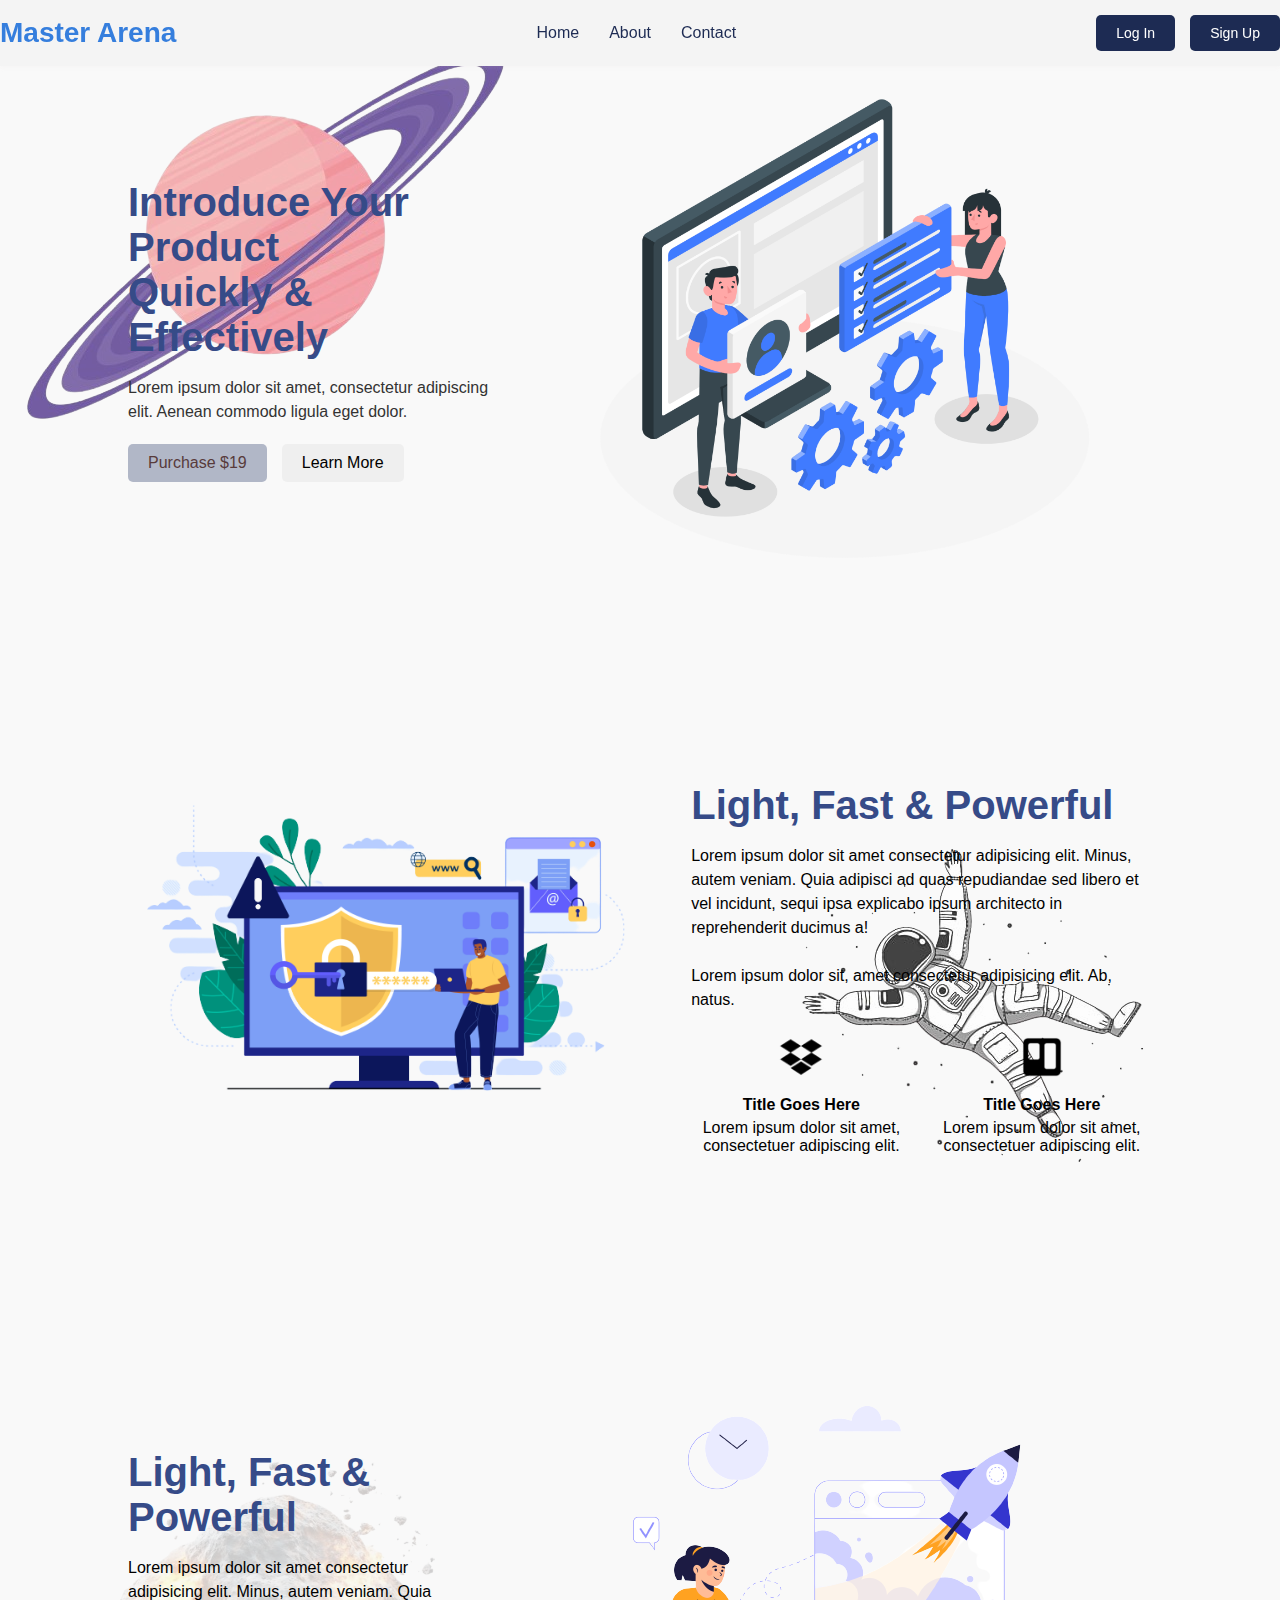
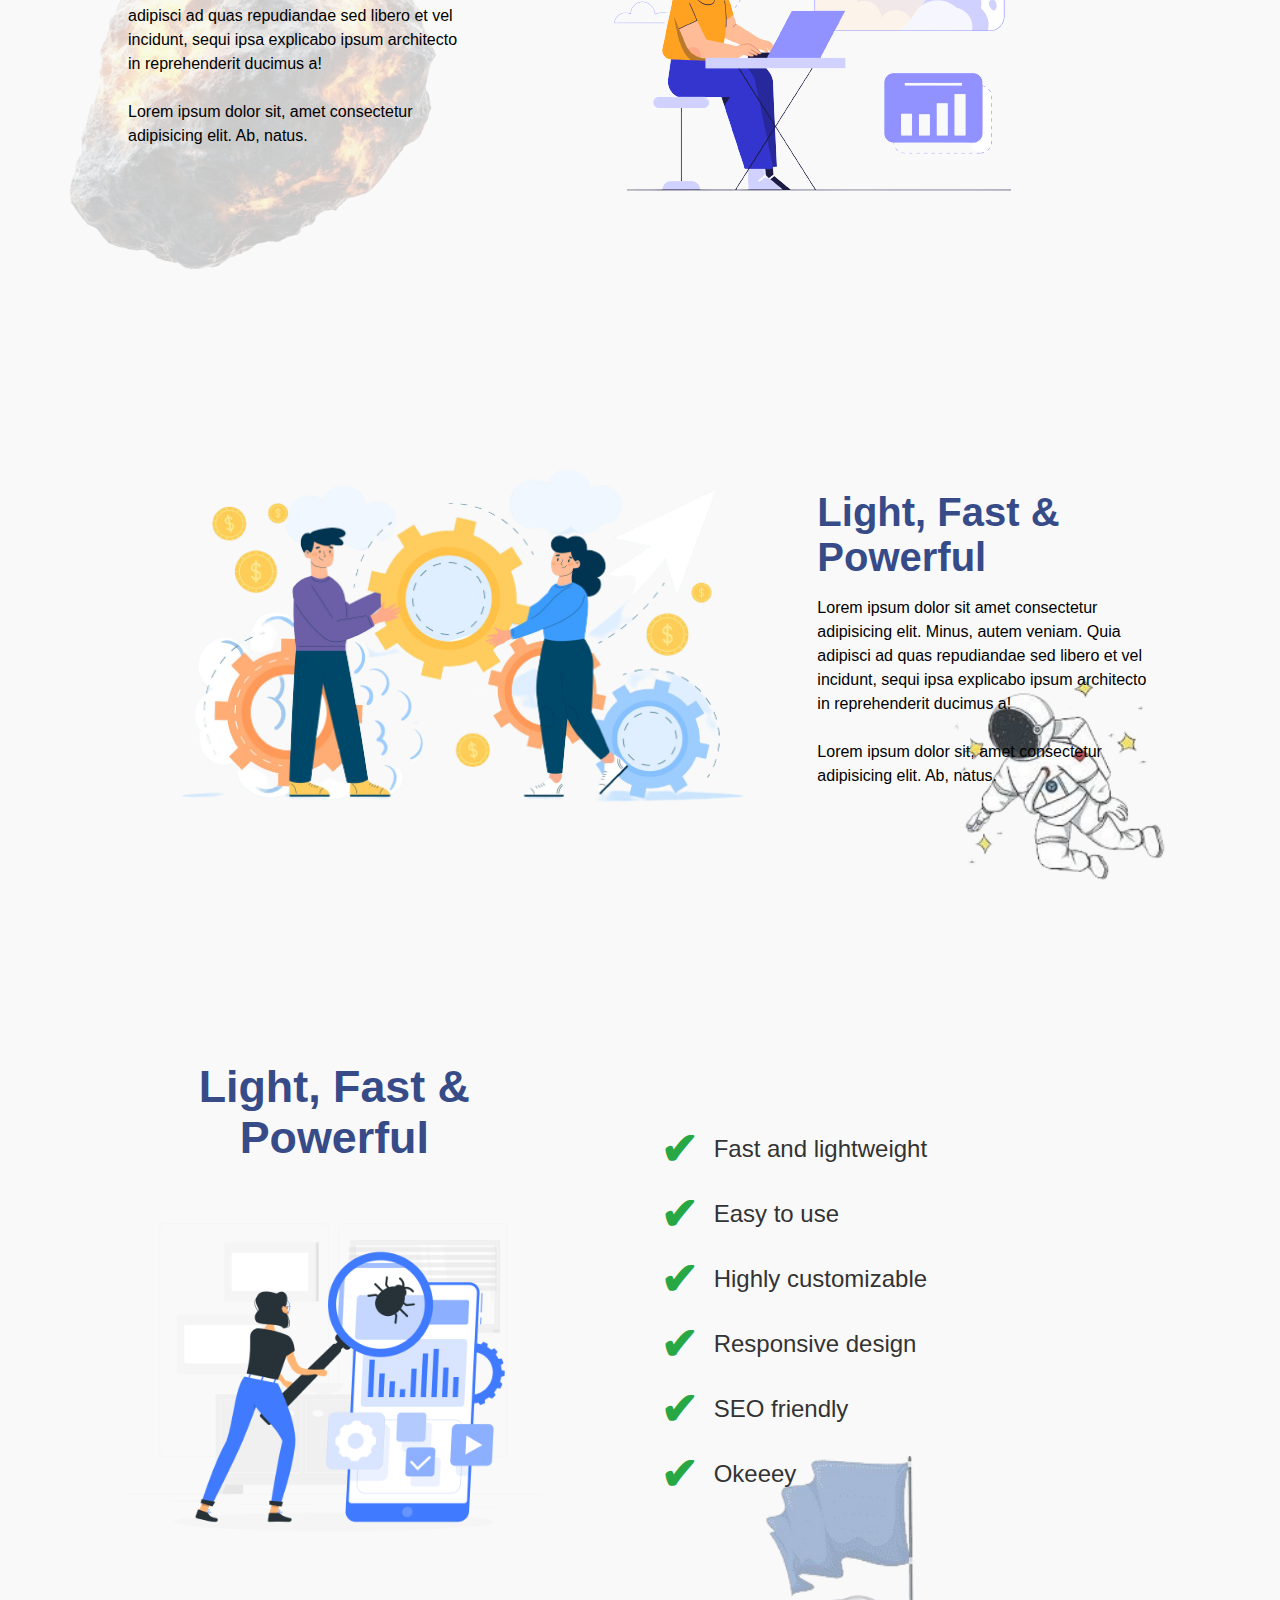
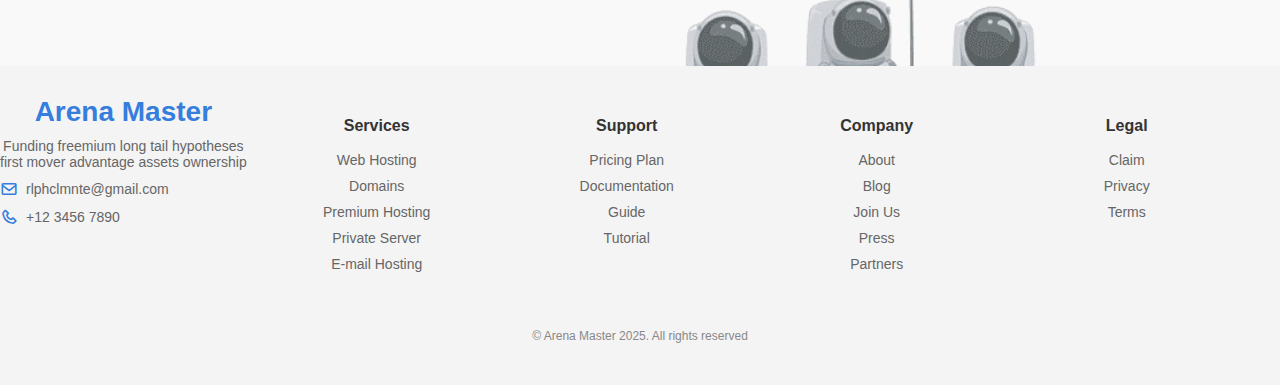
<file: index.html>
<!DOCTYPE html>
<html lang="en">
  <head>
    <meta charset="UTF-8" />
    <meta name="viewport" content="width=device-width, initial-scale=1.0" />

    <link
      href="https://unpkg.com/boxicons@2.1.4/css/boxicons.min.css"
      rel="stylesheet"
    />

    <link rel="stylesheet" href="css/styles.css" />
    <title>Arena Master</title>
    <link rel="icon" href="images/lowgow.png" />
  </head>

  <body>
    <!--navbar-->
    <header class="header">
      <div class="container">
        <h1 class="logo">Master Arena</h1>
        <nav class="nav">
          <ul>
            <li><a href="index.html">Home</a></li>
            <li><a href="#">About</a></li>
            <li><a href="#footer">Contact</a></li>
          </ul>
        </nav>
        <div class="button-nav">
          <button
            class="btns btn-signin"
            onclick="window.location.href='login.html';"
          >
            Log In
          </button>
          <button
            class="btns btn-signup"
            onclick="window.location.href='Signup.html';"
          >
            Sign Up
          </button>
        </div>
      </div>
    </header>

    <div class="bgplnt">
      <img src="images/bgplanet.png" alt="planet" />
    </div>

    <!--End of navbar-->

    <!--1st part of landing page-->
    <section class="home">
      <div class="home-text">
        <h1>
          Introduce Your Product <br />
          Quickly & Effectively
        </h1>
        <p>
          Lorem ipsum dolor sit amet, consectetur adipiscing elit. Aenean
          commodo ligula eget dolor.
        </p>
        <div class="buttons">
          <button class="btn btn-primary" id="learnMoreBtn">
            Purchase $19
          </button>
          <button class="btn btn-secondary">Learn More</button>
        </div>
      </div>

      <div class="home-image">
        <img src="images/set.png" alt="Product Illustration" />
      </div>
    </section>

    <!-- Modal Structure -->
    <div id="learnMoreModal" class="modal">
      <div class="modal-content">
        <span class="close-btn">&times;</span>
        <h2>Purchase Now for as low as $19</h2>
        <p>Secure your product today and enjoy its amazing benefits.</p>
        <img
          src="images/lothars.jpg"
          alt="Product Image"
          style="width: 100%; max-width: 300px; margin-bottom: 15px"
        />
        <br /><br />
        <button
          class="buybtn"
          id="buyNowBtn"
          onclick="window.location.href='login.html';"
        >
          Buy Now
        </button>
      </div>
    </div>

    <!--END of the 1st part of landing page-->

    <div class="bgaut">
      <img src="images/aut.png" alt="planet" />
    </div>

    <!--2nd part of landing page-->

    <section class="part2">
      <div class="part2-text">
        <h1>Light, Fast & Powerful</h1>
        <p>
          Lorem ipsum dolor sit amet consectetur adipisicing elit. Minus, autem
          veniam. Quia adipisci ad quas repudiandae sed libero et vel incidunt,
          sequi ipsa explicabo ipsum architecto in reprehenderit ducimus a!
          <br /><br />
          Lorem ipsum dolor sit, amet consectetur adipisicing elit. Ab, natus.
        </p>
        <div class="features">
          <div class="feature">
            <img src="images/dropbox.png" alt="Icon 1" />
            <div class="feature-title">Title Goes Here</div>
            <div class="feature-content">
              Lorem ipsum dolor sit amet, consectetuer adipiscing elit.
            </div>
          </div>
          <div class="feature">
            <img src="images/trello.png" alt="Icon 2" />
            <div class="feature-title">Title Goes Here</div>
            <div class="feature-content">
              Lorem ipsum dolor sit amet, consectetuer adipiscing elit.
            </div>
          </div>
        </div>
      </div>
      <div class="part2-image">
        <img src="images/work6.png" alt="working" />
      </div>
    </section>

    <div class="comets">
      <img src="images/comets.png" alt="stars" />
    </div>

    <!--3rd part of landing page-->

    <section class="part3">
      <div class="part3-text">
        <h1>Light, Fast & Powerful</h1>
        <p>
          Lorem ipsum dolor sit amet consectetur adipisicing elit. Minus, autem
          veniam. Quia adipisci ad quas repudiandae sed libero et vel incidunt,
          sequi ipsa explicabo ipsum architecto in reprehenderit ducimus a!
          <br /><br />
          Lorem ipsum dolor sit, amet consectetur adipisicing elit. Ab, natus.
        </p>
      </div>
      <div class="part3-image">
        <img src="images/work7.png" alt="working opis" />
      </div>
    </section>

    <div class="aut2">
      <img src="images/aut2.png" alt="rocket" />
    </div>

    <!--4th part of landing page-->
    <section class="part4">
      <div class="part4-text">
        <h1>Light, Fast & Powerful</h1>
        <p>
          Lorem ipsum dolor sit amet consectetur adipisicing elit. Minus, autem
          veniam. Quia adipisci ad quas repudiandae sed libero et vel incidunt,
          sequi ipsa explicabo ipsum architecto in reprehenderit ducimus a!
          <br /><br />
          Lorem ipsum dolor sit, amet consectetur adipisicing elit. Ab, natus.
        </p>
      </div>
      <div class="part4-image">
        <img src="images/work8.png" alt="working opps" />
      </div>
    </section>

    <div class="aut4">
      <img src="images/aut4.png" alt="think" />
    </div>

    <!--5th part of landing page-->

    <section class="part5">
      <div class="part5-container">
        <h1>Light, Fast & Powerful</h1>
        <div class="part5-image">
          <img src="images/work9.png" alt="working opps" />
        </div>
      </div>

      <div class="checklist-5">
        <ul>
          <li>Fast and lightweight</li>
          <li>Easy to use</li>
          <li>Highly customizable</li>
          <li>Responsive design</li>
          <li>SEO friendly</li>
          <li>Okeeey</li>
        </ul>
      </div>
    </section>

    <!--footer part of landing page-->

    <footer class="footer">
      <div class="container">
        <div class="footer-content">
          <!-- Left Section (Logo & Contact Info) -->
          <div class="footer-logo">
            <h2 class="logo">Arena Master</h2>
            <p>
              Funding freemium long tail hypotheses<br />
              first mover advantage assets ownership
            </p>
            <div class="contact-info" id="footer">
              <p><i class="bx bx-envelope"></i> rlphclmnte@gmail.com</p>
              <p><i class="bx bx-phone"></i> +12 3456 7890</p>
            </div>
          </div>

          <!-- Footer Links -->
          <div class="footer-links">
            <div>
              <h4>Services</h4>
              <ul>
                <li><a href="#">Web Hosting</a></li>
                <li><a href="#">Domains</a></li>
                <li><a href="#">Premium Hosting</a></li>
                <li><a href="#">Private Server</a></li>
                <li><a href="#">E-mail Hosting</a></li>
              </ul>
            </div>

            <div>
              <h4>Support</h4>
              <ul>
                <li><a href="#">Pricing Plan</a></li>
                <li><a href="#">Documentation</a></li>
                <li><a href="#">Guide</a></li>
                <li><a href="#">Tutorial</a></li>
              </ul>
            </div>

            <div>
              <h4>Company</h4>
              <ul>
                <li><a href="#">About</a></li>
                <li><a href="#">Blog</a></li>
                <li><a href="#">Join Us</a></li>
                <li><a href="#">Press</a></li>
                <li><a href="#">Partners</a></li>
              </ul>
            </div>

            <div>
              <h4>Legal</h4>
              <ul>
                <li><a href="#">Claim</a></li>
                <li><a href="#">Privacy</a></li>
                <li><a href="#">Terms</a></li>
              </ul>
            </div>
          </div>
        </div>
      </div>
        <!-- Footer Bottom -->
        <div class="footer-bottom">
          <p>© Arena Master 2025. All rights reserved</p>
        </div>
      
    </footer>
    <script src="Java/Index.js"></script>
  </body>
</html>
</file>
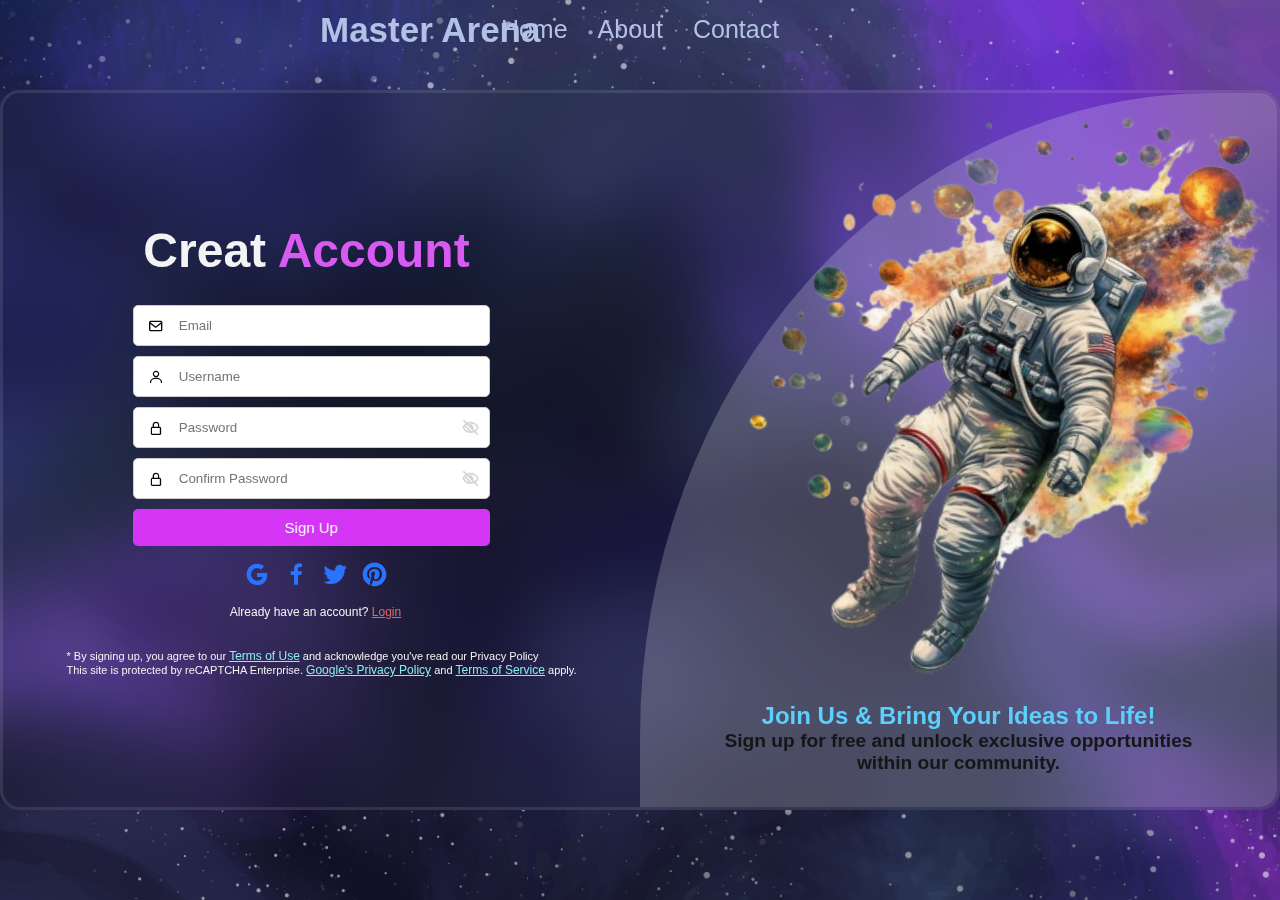
<file: Signup.html>
<!DOCTYPE html>
<html lang="en">
  <head>
    <meta charset="UTF-8" />
    <meta name="viewport" content="width=device-width, initial-scale=1.0" />
    <title>Sign Up</title>
    <link
      href="https://unpkg.com/boxicons@2.1.4/css/boxicons.min.css"
      rel="stylesheet"
    />
    <link rel="stylesheet" href="css/SignUp.css" />
    <title>Arena Master</title>
    <link rel="icon" href="images/lowgow.png" />
  </head>
  <body>
    <!--navbar-->
    <header class="header">
      <div class="container">
        <h1 class="logo" onclick="window.location.href='index.html';">
          Master Arena
        </h1>
        <nav class="nav">
          <ul>
            <li><a href="index.html">Home</a></li>
            <li><a href="#">About</a></li>
            <li><a href="index.html#footer">Contact</a></li>
          </ul>
        </nav>
      </div>
    </header>

    <!--login-->
    <div class="form-container">
      <!--Collum 1-->
      <div class="col col-1">
        <div class="image">
          <img src="images/astros.png" class="astros" alt="astro" />
        </div>
        <p class="feature-words">
          <span>Join Us & Bring Your Ideas to Life!</span>
          <br />
          Sign up for free and unlock exclusive opportunities within our
          community.
        </p>
      </div>
      <!--Collum 2-->

      <div class="col col-2">
        <div class="login-form">
          <!--sign up logo-->
          <div class="form-title">Creat <span>Account</span></div>
          <!--input fields-->
          <div class="input-field">
            <input type="email" placeholder="Email" required />
            <i class="bx bx-envelope icon"></i>
          </div>
          <div class="input-field">
            <input type="text" placeholder="Username" required />
            <i class="bx bx-user icon"></i>
          </div>
          <div class="input-field">
            <input
              type="password"
              id="password"
              placeholder="Password"
              required
            />
            <i class="bx bx-lock-alt icon"></i>
            <i
              class="bx bx-low-vision toggle-password"
              onclick="togglePassword(this)"
            ></i>
            <!-- Eye icon -->
          </div>

          <div class="input-field">
            <input
              type="password"
              id="confirm-password"
              placeholder="Confirm Password"
              required
            />
            <i class="bx bx-lock-alt icon"></i>
            <i
              class="bx bx-low-vision toggle-password"
              onclick="togglePassword(this)"
            ></i>
            <!-- Eye icon -->
          </div>

          <div class="submit-btn">
            <button class="submit" type="submit">Sign Up</button>
          </div>
          <!--Icon-->
          <div class="social-icons">
            <i class="bx bxl-google"></i>
            <i class="bx bxl-facebook"></i>
            <i class="bx bxl-twitter"></i>
            <i class="bx bxl-pinterest"></i>
          </div>
          <div class="login-here">
            Already have an account? <a href="Login.html">Login</a>
          </div>

          <div class="terms">
            * By signing up, you agree to our <a href="#">Terms of Use</a> and
            acknowledge you've read our Privacy Policy <br />
            This site is protected by reCAPTCHA Enterprise.
            <a href="#">Google's Privacy Policy</a> and
            <a href="#">Terms of Service</a> apply.
          </div>
        </div>
      </div>
    </div>
    <script src="Java/sign-up.js"></script>
  </body>
</html>
</file>
<file: css/styles.css>
@import url('https://fonts.googleapis.com/css2?family=Poppins:wght@400;500;600&display=swap');



body{
    font-family: 'Arial', sans-serif;
    margin: 0;
    padding: 0;
    background-color: #f9f9f9;
    overflow-x: hidden;
    
}

/*navbar*/

/* Header Styling */
.header {
    background-color: #f4f4f4;
    padding: 15px 0;
    position: fixed;
    width: 100%;
    top: 0;
    left: 0;
    z-index: 100;
    backdrop-filter: blur(0.1px);
    box-shadow: 0 2px 4px rgba(221, 215, 215, 0.1);
    border: none;
}

/* Header Container */
.container {
    width: 90%;
    max-width: 1200px;
    margin: 0 auto;
    display: flex;
    justify-content: space-between;
    align-items: center;
}

/* Logo */
.logo {
    font-size: 20px;
    font-weight: bold;
    color: #1d2b53;
    margin: 0;
    cursor: pointer;
}

/* Navigation */
.nav ul {
    display: flex;
    list-style: none;
    padding: 0;
    margin: 0;
}

.nav ul li {
    margin: 0 15px;
}

.nav ul li a {
    text-decoration: none;
    color: #1d2b53;
    font-size: 16px;
    transition: 0.1s;
}

.nav ul li a:hover {
    color: #db1717;
    border-bottom: 2px solid black;
}

/* Button */
.button-nav {
    display: flex;
    gap: 15px;
}

.btns {
    background-color: #1d2b53;
    color: white;
    padding: 10px 20px;
    border: none;
    border-radius: 5px;
    font-size: 14px;
    cursor: pointer;
    transition: 0.3s;
}

.btns:hover {
    background-color: #4058a7;
}

/* Responsive Design */
@media (max-width: 768px) {
    .container {
        flex-direction: column;
        align-items: center;
        text-align: center;
    }

    .nav ul {
        margin-top: 10px;
    }

    .nav ul li {
        margin: 5px;
    }

    .button-nav {
        margin-top: 10px;
    }
}

/*end of navbar*/

/*1st part of landing page*/
.home {
    display: flex;
    align-items:center; /* Centers content vertically */
    justify-content:space-between; /* Creates space between text & image */
    padding: 40px 10%; /* Adds space around */
    min-height: 60vh; /* Ensures a minimum height */
    gap: 20px; /* Adds space between text and image */
}

.home-text {
    width: 50%; /* Adjusts text width */
}

.home-text h1 {
    font-size: 2.5rem;
    color: #364b88;
    margin-bottom: 15px;
}

.home-text p {
    font-size: 1rem;
    color: #333;
    line-height: 1.5;
    margin-bottom: 20px;
}

.buttons {
    display: flex;
    gap: 15px;
}

.btn {
    padding: 10px 20px;
    font-size: 1rem;
    border: none;
    border-radius: 5px;
    cursor: pointer;
}

.btn-primary {
    background-color: #b1b7c7;
    color: rgb(88, 59, 59);
}
.buttons .btn-primary:hover {
    background-color: #4058a7;
    color: white;
}

.buttons .btn-secondary:hover {
    background-color: #4058a7;
    color: white;
}

/* MODAL */

.modal {
    display: none;
    position: fixed;
    z-index: 1;
    left: 0;
    top: 0;
    width: 100%;
    height: 100%;
    background-color: rgba(0, 0, 0, 0.5);
    justify-content: center;
    align-items: center;
   
  }
.modal-content {
    background-color: rgb(224, 224, 224);
    padding: 15px;
    border-radius: 5px;
    width: 30%;
    height: 40%;
    text-align: center;
    border-radius: 20px;
  }
.close-btn {
    float: right;
    font-size: 1.5rem;
    cursor: pointer;
  }
.close-btn:hover {
        color: #cf0505;
    }


.modal-content img{
    width: 100%;
    height: auto;
    object-fit: fill;
    border-radius: 20px;
  }

.buybtn {
    width: 100px;
    height: 30px;
    text-align: center;
    margin: 12 12px;
    padding: 5px;
    border: 1px solid #ccc;
    border-radius: 5px;
    cursor: pointer;
}
.buybtn:hover {
    background-color: #6ba1df;
}


.home-image{
    
    width: 80%; /* Adjust image container width */
    display:flex;
    justify-content: center;
    align-items: center;
}

.home-image img {
    max-width: 90%; /* Ensures the image is responsive */
    height: auto; /* Keeps aspect ratio */
    justify-content:space-between;
}

.bgplnt{
    position: absolute;
    z-index: -1;
    opacity: 0.8;
    animation: scale-up 1.5s ease-in-out alternate infinite;
}

@keyframes scale-up {
    from{
        transform: translateY(0);
    }
    to{
        transform: translateY(10px);
    }
}


@media (max-width: 768px) {
    .home{
        flex-direction: column-reverse; /* Stack columns vertically */
        align-items: center;
        text-align: center;
        padding: 30px 5%; /* Adjust padding */
        min-height: auto; /* Remove min-height */
    }

    .home-text {
        width: 90%; /* Full width for text */
        margin-bottom: 30px;
    }

    .home-image {
        width: 90%; /* Full width for image */
        justify-content: center; /* Center the image */
    }
}




/*END of the 1st part of landing page*/

/*2nd part of landing page*/

.part2 {
    display: flex;
    align-items: center;
    justify-content: space-between;
    flex-direction: row-reverse;
    padding: 50px 10%;
    /* Removed fixed height */
    min-height: 60vh; /* Ensures a minimum height */
    gap: 20px; /* Adds space between text and image */
}

.part2-text {
    width: 45%; /* Adjust text width */
}

.part2-text h1 {
    font-size: 2.5rem;
    color: #364b88;
    margin-bottom: 15px;
}

.part2-text p {
    font-size: 1rem;
    color: black;
    line-height: 1.5;
    margin-bottom: 20px;
}

/* Styles for the features section */
.features {
    display: flex;
    gap: 20px;
}

.feature {
    text-align: center; /* Center icon and text */
}

.feature img {
    width: 50px; /* Adjust icon size */
    height: 50px;
    margin-bottom: 10px;
}

.feature-title {
    font-weight: bold;
    margin-bottom: 5px;
}

.part2-image {
    width: 50%;
    display: flex;
    justify-content: flex-start;
}

.part2-image img {
    max-width: 100%; /* Image takes full container width */
    height: auto;
}



.bgaut{
    position: absolute;
    z-index: -1;
    opacity: 0.8;
    right: 10%;
    rotate: 30px;
    top: 52rem;
    animation: scale-up 1.5s ease-in-out alternate infinite;
}

@keyframes scale-up {
    from{
        transform: translateY(0);
    }
    to{
        transform: translateY(10px);
    }
}

/* Responsive adjustments (example) */
@media (max-width: 768px) {
    .part2 {
        flex-direction: column-reverse; /* Stack columns vertically */
        align-items: center;
        text-align: center;
        padding: 30px 5%; /* Adjust padding */
        min-height: auto; /* Remove min-height */
    }

    .part2-text {
        width: 90%; /* Full width for text */
        margin-bottom: 30px;
    }

    .part2-image {
        width: 90%; /* Full width for image */
        justify-content: center; /* Center the image */
    }

    .features {
        flex-direction: column; /* Stack features vertically */
        align-items: center;
    }
}


/*3rd part of landing page*/

.part3 {
    display: flex;
    align-items:center; /* Centers content vertically */
    justify-content:space-between; /* Creates space between text & image */
    padding: 50px 10%; /* Adds space around */
    min-height: 60vh; /* Ensures a minimum height */
    gap: 20px; /* Adds space between text and image */
}

.part3-text {
    width: 40%; /* Adjusts text width */
}

.part3-text h1 {
    font-size: 2.5rem;
    color: #364b88;
    margin-bottom: 15px;
}

.part3-text p {
    font-size: 1rem;
    color: black;
    line-height: 1.5;
    margin-bottom: 20px;
}

.part3-image{
    
    width: 80%; /* Adjust image container width */
    display:flex;
    justify-content: center;
    align-items: center;
    
}

.part3-image img {
    max-width: 90%; /* Ensures the image is responsive */
    height: auto; /* Keeps aspect ratio */
    justify-content:space-between; /* Keeps aspect ratio */
    
}

.comets {
    position: absolute;
    z-index: -1;
    opacity: 0.2;
    animation: move-left-right 3.5s ease-in-out alternate infinite;
    top:90rem;
}

@keyframes move-left-right {
    from {
        transform: translateX(0);  /* Start at original position */
    }
    to {
        transform: translateX(30px); /* Move 50px to the right */
    }
}


@media (max-width: 768px) {
    .part3 {
        flex-direction: column-reverse; /* Stack columns vertically */
        align-items: center;
        text-align: center;
        padding: 30px 5%; /* Adjust padding */
        min-height: auto; /* Remove min-height */
    }

    .part3-text {
        width: 90%; /* Full width for text */
        margin-bottom: 30px;
    }

    .part3-image {
        width: 90%; /* Full width for image */
        justify-content: center; /* Center the image */
    }

    
}


/*4th part of landing page*/

.part4 {
    display: flex;
    align-items:center; /* Centers content vertically */
    justify-content:space-between; /* Creates space between text & image */
    padding: 50px 10%; /* Adds space around */
    min-height: 60vh; /* Ensures a minimum height */
    gap: 20px; /* Adds space between text and image */
    flex-direction: row-reverse;
}

.part4-text {
    width: 40%; /* Adjusts text width */
}

.part4-text h1 {
    font-size: 2.5rem;
    color: #364b88;
    margin-bottom: 15px;
}

.part4-text p {
    font-size: 1rem;
    color: black;
    line-height: 1.5;
    margin-bottom: 20px;
}

.part4-image{
    
    width: 80%; /* Adjust image container width */
    display:flex;
    justify-content: center;
    align-items: center;
    
}

.part4-image img {
    max-width: 90%; /* Ensures the image is responsive */
    height: auto; /* Keeps aspect ratio */
    justify-content:space-between; /* Keeps aspect ratio */
    
}

.aut2{
    position: absolute;
    z-index: -1;
    opacity: 0.8;
    right: 150px;
    top: 140rem;
}


.aut2 img{
    width: 130%;
    height: 120%;
    object-fit: fill; 
    animation: scale-up 1.8s ease-in-out alternate infinite;
}

@keyframes scale-up {
    from{
        transform: translateY(0);
    }
    to{
        transform: translateY(10px);
    }
}


@media (max-width: 768px) {
    .part4 {
        flex-direction: column-reverse; /* Stack columns vertically */
        align-items: center;
        text-align: center;
        padding: 30px 5%; /* Adjust padding */
        min-height: auto; /* Remove min-height */
    }

    .part4-text {
        width: 90%; /* Full width for text */
        margin-bottom: 30px;
    }

    .part4-image {
        width: 90%; /* Full width for image */
        justify-content: center; /* Center the image */
    }
}

/*Part 5*/

.part5 {
    display: flex;
    align-items: center;
    justify-content: center;
    gap: 20px; /* Reduced gap to bring checklist closer to the image */
    padding: 50px 10%;
}

.part5-container {
    display: flex;
    flex-direction: column;
    align-items: center;
    text-align: center;
    width: 50%;
}

.part5-container h1 {
    font-size: 2.5rem;
    color: #364b88;
    margin-bottom: 15px;
}

.part5-image {
    width: 100%;
    display: flex;
    justify-content: center;
}

.part5-image img {
    max-width: 100%;
    height: auto;
}

/* Checklist Styles */
.part5 {
    display: flex;
    align-items: center;
    justify-content: center;
    gap: 20px;
    padding: 50px 10%;
}

.part5-container {
    display: flex;
    flex-direction: column;
    align-items: center;
    text-align: center;
    width: 50%;
}

.part5-container h1 {
    font-size: 2.8rem;
    color: #364b88;
    margin-bottom: 15px;
}

.part5-image {
    width: 100%;
    display: flex;
    justify-content: center;
}

.part5-image img {
    max-width: 100%;
    height: auto;
}

/* Checklist Styles */
.checklist-5 {
    width: 45%;
    margin-right: 20px; /* Moves checklist closer to image */
    padding: 100px;
}

.checklist-5 ul {
    list-style: none;
    padding: 0;
}

.checklist-5 li {
    font-size: 1.5rem;
    color: #333;
    margin-bottom: 12px;
    display: flex;
    align-items: center;
}

.checklist-5 li::before {
    content: "✔";
    color: #28a745;
    font-weight: bold;
    font-size: 2.8rem;
    margin-right: 15px;
}

.aut4{
    position: absolute;
    z-index: -1;
    opacity: 0.8;
    top: 191rem;
    right: 14rem;
}

.aut4 img{

    height: 25rem;
    width: 25rem;
    object-fit: fill;

}

/* Responsive adjustments */
@media (max-width: 768px) {
    .part5 {
        flex-direction: column;
        align-items: center;
        text-align: center;
        padding: 30px 5%;
    }

    .checklist-5 {
        width: 90%;
        margin-right: 0; /* Reset for mobile */
    }

    .part5-container {
        width: 90%;
    }

    .checklist-5 li {
        font-size: 1.3rem;
    }

    .checklist-5 li::before {
        font-size: 1.5rem;
    }
}
 
/*footer*/



/* Footer Styling */
.footer {
    background-color: #f4f4f4;
    padding: 30px 0 ;
    color: #444;
    text-align: center;
    right:100px;
    display: relative;
}

.container {
    width: 100%;
    max-width: 1300px;
    margin: 0 auto;
}

/* Footer Content */
.footer-content {
    display: flex;
    justify-content: space-between;
    flex-wrap: wrap;
    gap: 30px;
}

/* Left Section - Logo & Contact */
.footer-logo {
    max-width: 300px;
}

.logo {
    color: #357edd;
    font-size: 28px;
    font-weight: bold;
}

.footer-logo p {
    font-size: 14px;
    margin: 10px 0;
    color: #666;
}

.contact-info p {
    display: flex;
    align-items: center;
    font-size: 14px;
    color: #666;
}

.contact-info i {
    margin-right: 8px;
    font-size: 18px;
    color: #357edd;
}

/* Footer Links */
.footer-links {
    display: flex;
    flex-wrap: wrap;
    gap: 50px;
    justify-content:right; /* Moves links to the right */
    
}

.footer-links div {
    min-width: 200px;
}

.footer-links h4 {
    font-size: 16px;
    font-weight: bold;
    color: #333;
    margin-bottom: 12px;
}

.footer-links ul {
    list-style: none;
    padding: 0;
    
}

.footer-links ul li {
    margin-bottom: 8px;
    
}

.footer-links ul li a {
    text-decoration: none;
    color: #666;
    font-size: 14px;
    transition: 0.1s;
    
}

.footer-links ul li a:hover {
    color: #357edd;
    border-bottom: 2px solid black;
}

/* Footer Bottom */
.footer-bottom {
    text-align: center;
    margin-top: 40px;
    font-size: 12px;
    color: #888;
    justify-content: center;
    
}

/* Responsive Design */
@media (max-width: 768px) {
    .footer-content {
        flex-direction: column;
        text-align: center;
        align-items: center;
    }

    .footer-links {
        flex-direction: column;
        align-items: center;
    }

    .footer-logo {
        text-align: center;
    }

    .contact-info p {
        justify-content: center;
    }
}
</file>
<file: css/SignUp.css>
*{
    margin: 0;
    padding: 0;
    box-sizing: border-box;
    font-family: 'Arial', sans-serif;
}



body{
    

    background-image: url(../images/bgs.jpg);
    background-position: center;
    background-size: cover;
    background-attachment: fixed;
    background-repeat: no-repeat;
    
}

/*navbar*/

/* Header Styling */
.header {
    
    padding: 15px 0;
    position: fixed;
    width: 100%;
    top: 0;
    left: 0;
    z-index: 100;
    backdrop-filter: blur(0.1px);
    
}

/* Header Container */
.container {
    width: 90%;
    max-width: 1200px;
    margin: 0 auto;
    display: flex;
    justify-content: space-between;
    align-items: center;
}

/* Logo */
.logo {
    font-size: 35px;
    font-weight: bold;
    color: #b3c1e7;
    margin: 0;
    cursor: pointer;
    position: absolute; /* Position the logo in the top-left */
    left: 320px; /* Adjust left position */
    
}

.nav {
    width: 100%; /* Allow full width for nav */
    display: flex;
    justify-content: center; /* Center the navigation */
}

/* Navigation */
.nav ul {
    display: flex;
    list-style: none;
    padding: 0;
    margin: 0;
}

.nav ul li {
    margin: 0 15px;
}

.nav ul li a {
    text-decoration: none;
    color: #b3c1e7;
    font-size: 25px;
    transition: 0.1s;
}

.nav ul li a:hover {
    color: #c41fa0;
    border-bottom: 3px solid black;
}

/* End of navbar */

.form-container{
    width: 80rem;
    height: 45rem;
    border: 3px solid rgba(255, 255, 255, 0.1);
    position: absolute;
    top: 50%;
    left: 50%;
    transform: translate(-50%, -50%);
    border-radius: 20px;
    backdrop-filter: blur(30px);
    
    display: flex;  /* Makes sure child elements align properly */
    overflow: hidden; /* Prevents content from overflowing */
    flex-direction: row-reverse; /* Moves .col-1 to the right */
    
}

.col-1{
    display: flex;
    justify-content: center;
    align-items: center;
    flex-direction: column;
    width: 50%;
    background: rgba(255, 255, 255, 0.2);
    backdrop-filter: blur(50px);    
    border-radius: 90% 0% 0% 0;
    position: relative; /* Needed for absolute positioning of space */
   
    
}

.image {
    display: flex;
    justify-content:center;
    align-items: center;
    width: 100%;
       
}

/* Image styling */
.astros {
    height: 40rem;  
    width: auto;
    object-fit: contain;
    margin-top: 5rem;
    animation: scale-up 3s ease-in-out alternate infinite;
    rotate: 7deg;
    left: 5%;
    position: relative; 
}

@keyframes scale-up {
    from{
        transform: translateY(0);
    }
    to{
        transform: translateY(10px);
    }
}


/* Feature words positioned below the image */
.feature-words {
    text-align: center;
    font-size: 1.2rem;
    font-weight: bold;
    color: rgb(21, 22, 22);
    margin-bottom: 9rem; /* Ensures it stays right below the image */
    width: 80%;
}

.feature-words span {
    font-size: 1.5rem;
    color: #5cd0fd;
}

/* form Collum 2 */

.col-2 {
    display: flex;
    flex-direction: column;  /* Stack items vertically */
    align-items: center;     /* Center content horizontally */
    justify-content: center; /* Align items to the top */
    width: 50%;
}

.form-title {
    font-size: 3rem;
    font-weight: bold;
    color: #f3f3f3;
    margin-bottom: 1.7rem; /* Space between title and input field */
    text-align: center;
    margin-right: 30px; 
}

.form-title span{
    color: #d85bf1;
}

.input-field {
    margin: 10px 0;
    position: relative; /* Make this the reference for absolute positioning */
    display: flex;
    align-items: center;
    width: 70%;
    left:13%
}
.input-field input {
    width: 100%;
    padding: 12px 40px 12px 45px; /* Add left padding for icon space */
    border: 1px solid #ccc;
    border-radius: 5px;
}
.icon {
    position: absolute;
    left: 15px;
    color: #080808;
}

.submit-btn {
    display: flex;
    align-items: center;
    position: relative;
    width: 100%;
    left:13%
   
}

.submit{
    
    width: 70%;
    padding: 10px 30px;
    border: none;
    border-radius: 5px;
    font-size: 15px;
    background: #d535f5;
    color: #f3f3f3;
    cursor: pointer;
    transition: 0.3s;
    
}

.submit:hover {
    background: #f3f3f3;
    color: #d85bf1;
}

.toggle-password {
    position: absolute;
    right: 10px; /* Positions the icon inside the input box */
    cursor: pointer;
    font-size: 1.2rem;
    color: #d2d6d6;
    transition: color 0.3s ease;
    
}

.toggle-password:hover {
    color: #333;
}

.social-icons {
    display: flex;
    justify-content: center;
    gap: 10px; /* Space between icons */
    margin-top: 15px; /* Adjust spacing as needed */
    width: 100%;
    flex-wrap: wrap;  /* Allows icons to wrap instead of overlapping */
    position: relative;
    left: -1%;
}

.social-icons i {
    font-size: 1.8rem; /* Adjust icon size */
    color: #2a73fc; /* Icon color */
    transition: 0.3s;
    cursor: pointer;
}

.social-icons i:hover {
    color: #f3f3f3;
}

.login-here{
    color: #f3f3f3;
    font-size: 12px;
    margin-top: 15px; 
    left:32%;
    position: relative;
}

.login-here a {
    text-decoration: underline;
    color: #e06868;
    font-size: 12px;
}

.login-here a:hover {
    color: #0741d6;
}

.terms {
    color: #f3f3f3;
    font-size: 11px;
    margin-top: 30px;
}
.terms a {
    text-decoration: underline;
    color: #8cebeb;
    font-size: 12px;
}


/* RESPONSIVENESS */

/* Tablets & Small Screens */
@media screen and (max-width: 768px) {
    .logo {
        left: 20px;
        font-size: 25px;
    }

    .nav ul li a {
        font-size: 18px;
    }

    .form-container {
        flex-direction: column;
        height: auto;
    }

    .col-1,
    .col-2 {
        width: 100%;
        text-align: center;
    }

    .astros {
        max-height: 250px;
    }

    .feature-words {
        font-size: 1rem;
        margin-bottom: 1rem;
    }
}

/* Mobile Devices */
@media screen and (max-width: 768px) {
    .container {
        flex-direction: column;
        align-items: center;
    }

    .nav ul {
        flex-direction: column;
        text-align: center;
    }

    .nav ul li {
        margin: 5px 0;
    }

    .form-container {
        width: 95%;
    }

    .form-title {
        font-size: 2rem;
    }

    .input-field input {
        font-size: 0.9rem;
        padding: 12px 35px 12px 40px;
    }

    .submit {
        font-size: 1rem;
        padding: 10px;
    }

    .social-icons {
        gap: 10px; /* Reduce space slightly */
    }

    .social-icons i {
        font-size: 1.5rem; /* Reduce icon size on smaller screens */
    }

    .icon, .toggle-password {
        font-size: 1rem; /* Reduce icon size */
    }
}
</file>
